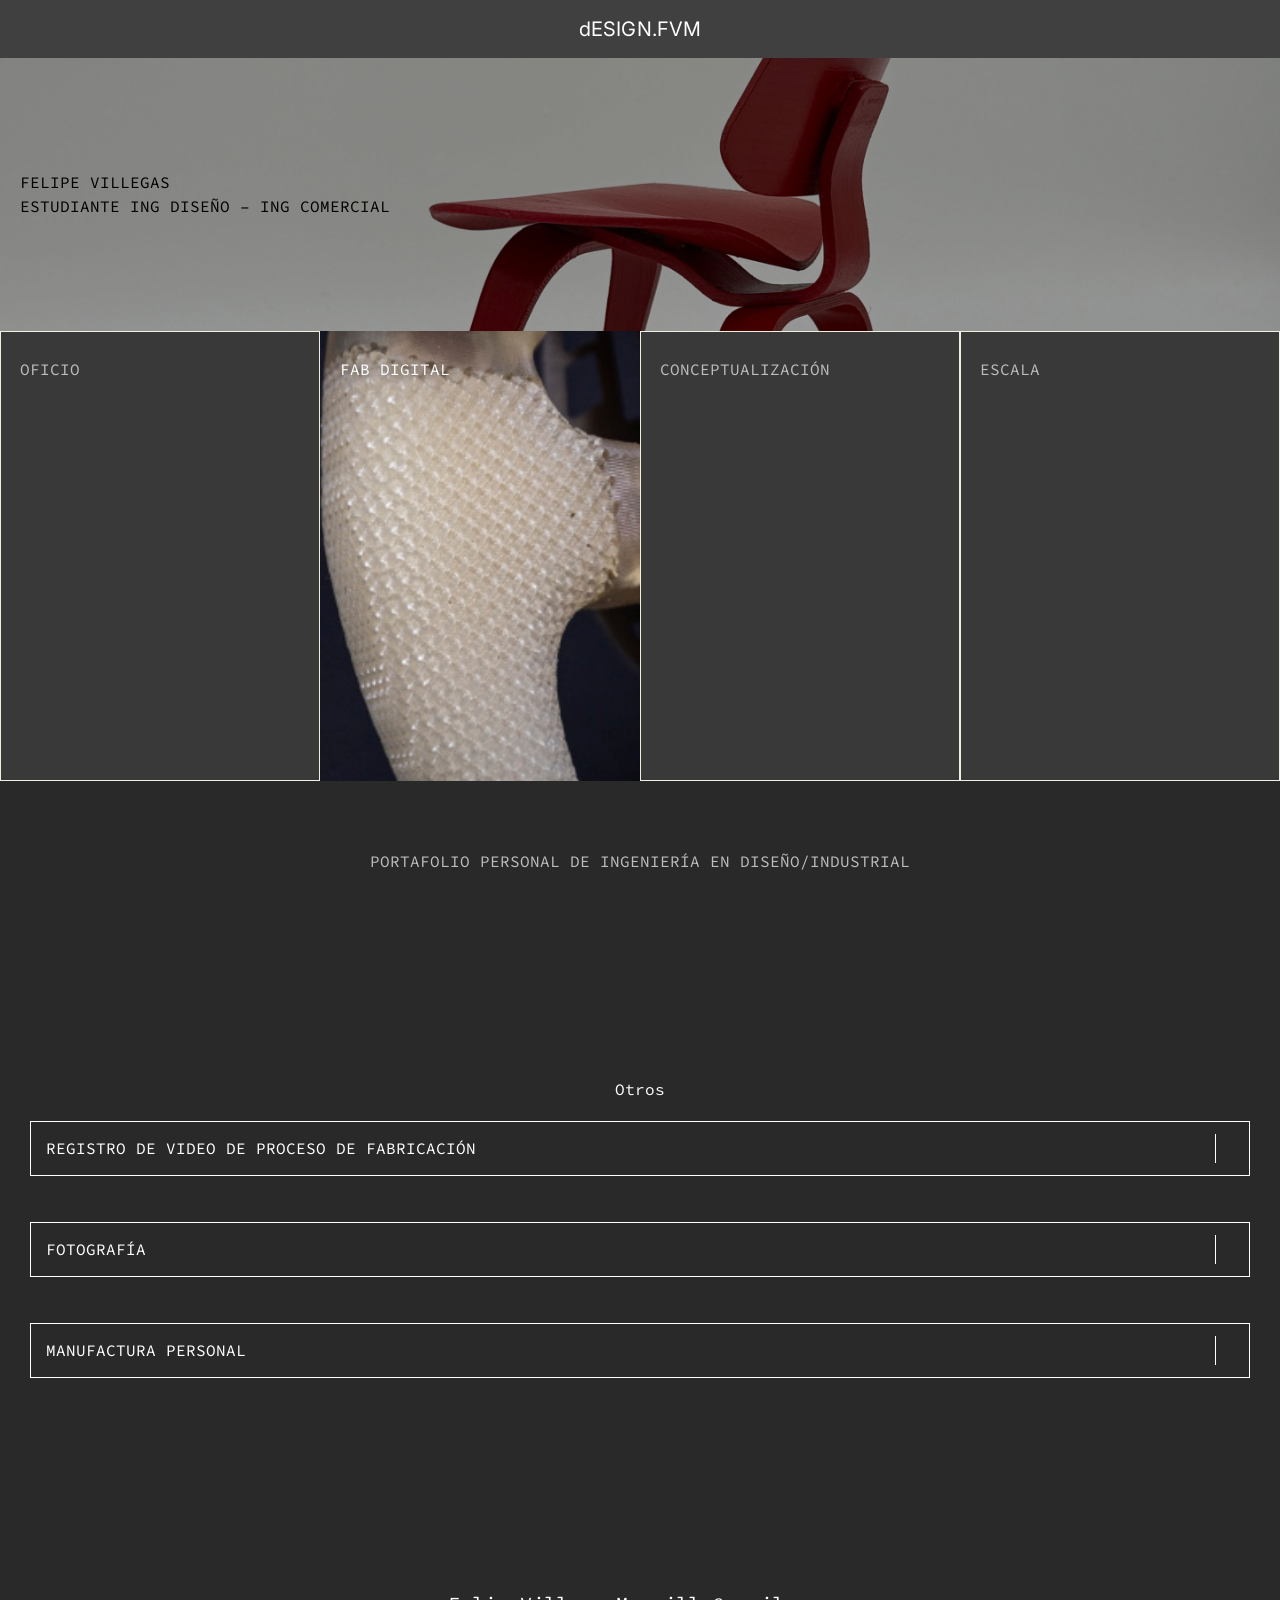
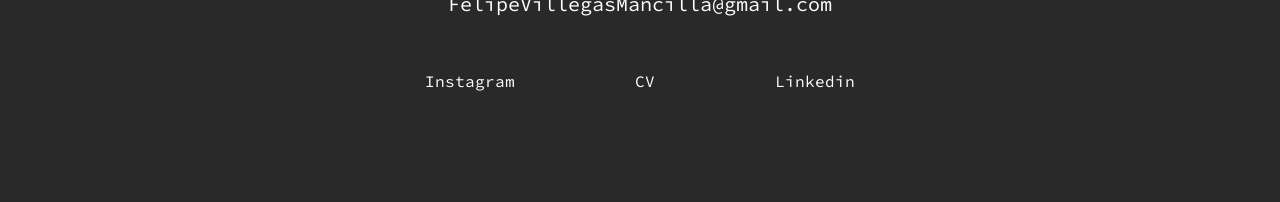
<file: index.html>
<!DOCTYPE html>
<html lang="es">
<head>
<meta charset="UTF-8">
<meta name="viewport" content="width=device-width, initial-scale=1, viewport-fit=cover">
<title>dESIGN.FVM — Felipe Villegas</title>
<meta name="description" content="Portafolio personal de Felipe Villegas Mancilla, estudiante de Ingeniería en Diseño e Ingeniería Comercial.">
<link rel="preconnect" href="https://fonts.googleapis.com">
<link rel="preconnect" href="https://fonts.gstatic.com" crossorigin>
<link href="https://fonts.googleapis.com/css2?family=Inter:wght@400&family=Source+Code+Pro:wght@300;400;500&display=swap" rel="stylesheet">
<style>
  /* =========================================================
     COLORES Y MEDIDAS — cambia aquí y se actualiza todo el sitio
     (sacados del template de InDesign Página_Portafolio: 1440 px de ancho)
     ========================================================= */
  :root{
    --fondo:#292929;        /* fondo de la página */
    --barra:#404040;        /* barra superior con dESIGN.FVM */
    --casilla:#393939;      /* fondo de los cuadrantes */
    --borde:#F1F0DF;        /* borde de los cuadrantes */
    --texto:#FFFFFF;        /* textos principales */
    --texto-suave:#BDBDBD;  /* títulos de cuadrantes y bajada */
    --mono:"Source Code Pro", ui-monospace, "Cascadia Mono", Consolas, monospace;
    --sans:"Inter", "Acumin Pro", system-ui, -apple-system, "Segoe UI", sans-serif;
  }

  *,*::before,*::after{box-sizing:border-box}
  html{scroll-behavior:smooth}
  body{margin:0;background:var(--fondo);color:var(--texto);font-family:var(--mono);font-size:16px;line-height:1.5;-webkit-font-smoothing:antialiased}
  img{max-width:100%;display:block}
  a{color:inherit;text-decoration:none}
  button{font:inherit;color:inherit;cursor:pointer;background:none;border:0;padding:0}
  a:focus-visible,button:focus-visible,summary:focus-visible{outline:1px solid var(--texto);outline-offset:4px}

  /* ---------- Barra superior ---------- */
  .barra{height:58px;display:grid;place-items:center;background:var(--barra)}
  .marca{font-family:var(--sans);font-size:20px;font-weight:400;letter-spacing:.01em}

  /* ---------- Portada con foto ---------- */
  .portada{position:relative;aspect-ratio:1440/307;overflow:hidden;background:#9e9e9d}
  .portada img{width:100%;height:100%;object-fit:cover;object-position:60% 50%;filter:brightness(.68)}
  .nombre{position:absolute;left:20px;top:50%;transform:translateY(-50%);color:#000;text-transform:uppercase;font-weight:400}
  .nombre h1,.nombre p{font:inherit;margin:0}

  /* ---------- Cuadrantes ---------- */
  .trabajos{display:grid;grid-template-columns:repeat(4,1fr)}
  .trabajo{position:relative;height:450px;overflow:hidden;background:var(--casilla);box-shadow:inset 0 0 0 1px var(--borde);text-align:left;display:block;width:100%}
  .trabajo:disabled{cursor:default}
  .trabajo img{width:100%;height:100%;object-fit:cover;transition:transform .6s ease}
  .trabajo .area{position:absolute;top:26px;left:20px;right:20px;text-transform:uppercase;color:var(--texto-suave);font-weight:400}
  .trabajo.con-foto .area{color:var(--texto);text-shadow:0 1px 8px rgba(0,0,0,.6)}
  .trabajo .rotulo{position:absolute;inset:auto 0 0 0;padding:20px;background:linear-gradient(transparent,rgba(20,20,20,.85));text-transform:uppercase;font-size:14px;opacity:0;transition:opacity .25s}
  .trabajo .rotulo span{display:block;color:var(--texto-suave);font-weight:300}
  .trabajo:not(:disabled):hover img{transform:scale(1.03)}
  .trabajo:hover .rotulo,.trabajo:focus-visible .rotulo{opacity:1}

  .bajada{margin:68px 0 0;text-align:center;text-transform:uppercase;color:var(--texto-suave);padding:0 16px}

  /* ---------- Otros: filas desplegables ---------- */
  .otros{padding:204px 30px 0}
  .otros h2{font:inherit;text-align:center;margin:0 0 20px}
  .fila{border:1px solid var(--texto);margin-bottom:46px}
  .fila summary{list-style:none;display:flex;justify-content:space-between;align-items:center;min-height:53px;padding:0 33px 0 15px;text-transform:uppercase;cursor:pointer}
  .fila summary::-webkit-details-marker{display:none}
  .fila summary::after{content:"";width:1px;height:29px;background:var(--texto);transition:transform .25s}
  .fila[open] summary::after{transform:rotate(90deg)}
  .fila .contenido{padding:0 15px 20px;color:var(--texto-suave);font-weight:300}
  .fila .contenido p{margin:0}

  /* ---------- Contacto ---------- */
  .contacto{padding:165px 16px 0;text-align:center}
  .correo{font-size:20px}
  .correo:hover{text-decoration:underline;text-underline-offset:6px}
  .copiado{display:block;min-height:24px;margin-top:4px;font-size:14px;color:var(--texto-suave)}
  .redes{display:flex;justify-content:center;flex-wrap:wrap;gap:16px 120px;list-style:none;padding:0;margin:22px 0 0}
  .redes a:hover{text-decoration:underline;text-underline-offset:6px}
  footer{padding:77px 16px 32px}

  /* ---------- Ventana de trabajo ---------- */
  dialog{border:1px solid var(--borde);padding:0;width:min(760px,100% - 32px);max-height:88vh;background:var(--fondo);color:var(--texto);font-family:var(--mono)}
  dialog::backdrop{background:rgba(0,0,0,.7)}
  .ficha{padding:40px}
  .ficha img{margin:0 0 32px;width:100%}
  .cerrar{float:right;text-transform:uppercase;font-size:14px;color:var(--texto-suave)}
  .cerrar:hover{color:var(--texto)}
  .ficha h3{font-size:20px;font-weight:500;text-transform:uppercase;margin:0 0 4px}
  .ficha .meta{color:var(--texto-suave);font-weight:300;margin:0 0 32px;text-transform:uppercase;font-size:14px}
  .ficha h4{font-size:14px;font-weight:400;text-transform:uppercase;margin:32px 0 8px}
  .ficha p,.ficha li{color:var(--texto-suave);font-weight:300}
  .ficha p{margin:0}
  .ficha ol{margin:0;padding-left:24px}

  /* ---------- Pantallas medianas y celular ---------- */
  @media (max-width:900px){
    .trabajos{grid-template-columns:repeat(2,1fr)}
    .trabajo{height:360px}
    .otros{padding:120px 16px 0}
    .redes{gap:16px 64px}
  }
  @media (max-width:760px){
    .portada{aspect-ratio:auto;height:220px}
    .nombre{font-size:13px;left:16px}
    .trabajos{grid-template-columns:1fr}
    .trabajo{height:300px}
    .trabajo .rotulo{opacity:1}
    .bajada{font-size:14px}
    .otros{padding-top:96px}
    .fila{margin-bottom:24px}
    .fila summary{font-size:14px;padding-right:20px;gap:16px}
    .contacto{padding-top:96px}
    .correo{font-size:17px}
    .redes{gap:16px 32px}
    .ficha{padding:24px}
  }
  @media (prefers-reduced-motion:reduce){
    html{scroll-behavior:auto}
    *{transition:none!important}
  }
</style>
</head>
<body>

<header>
  <div class="barra"><a class="marca" href="#">dESIGN.FVM</a></div>
  <div class="portada">
    <img src="img/portada-silla.jpg" alt="Silla roja de madera curvada">
    <div class="nombre">
      <h1>Felipe Villegas</h1>
      <p>Estudiante Ing Diseño – Ing Comercial</p>
    </div>
  </div>
</header>

<main>
  <section id="trabajos" aria-label="Trabajos">
    <div class="trabajos" id="lista"></div>
    <p class="bajada">Portafolio personal de Ingeniería en Diseño/Industrial</p>
  </section>

  <section class="otros" aria-labelledby="otros-titulo">
    <h2 id="otros-titulo">Otros</h2>
    <div id="otros"></div>
  </section>

  <section id="contacto" class="contacto" aria-label="Contacto">
    <button class="correo" id="correo"></button>
    <span class="copiado" id="copiado" aria-live="polite"></span>
    <ul class="redes">
      <li><a href="#">Instagram</a></li>
      <li><a href="#">CV</a></li>
      <li><a href="#">Linkedin</a></li>
    </ul>
  </section>
</main>

<footer></footer>

<dialog id="ventana"><div class="ficha" id="ficha"></div></dialog>

<script>
/* =========================================================
   CONTENIDO EDITABLE
   Cada cuadrante es un área. "area" es el título que se ve arriba,
   "titulo" es el trabajo que se muestra dentro. "imagen" es la ruta
   de la foto dentro de la carpeta img/ (déjalo vacío si aún no hay).
   ========================================================= */
const TRABAJOS = [
  { area:"Oficio", titulo:"", imagen:"" },
  { area:"Fab digital", titulo:"Trabajo 1", tipo:"Fabricación digital", anio:"2026", imagen:"img/trabajo-1.png",
    desafio:"PENDIENTE: ¿qué problema o pregunta había detrás de esta pieza?",
    proceso:["PENDIENTE: paso 1","PENDIENTE: paso 2","PENDIENTE: paso 3"],
    resultado:"PENDIENTE: cómo quedó y qué aprendiste." },
  { area:"Conceptualización", titulo:"", imagen:"" },
  { area:"Escala", titulo:"", imagen:"" }
];

/* Filas de "Otros": cada una se despliega al hacer clic. */
const OTROS = [
  { titulo:"Registro de video de proceso de fabricación", texto:"PENDIENTE: videos del proceso." },
  { titulo:"Fotografía", texto:"PENDIENTE: fotografías." },
  { titulo:"Manufactura personal", texto:"PENDIENTE: piezas hechas a mano." }
];

const CORREO = "FelipeVillegasMancilla@gmail.com";

/* =========================================================
   FUNCIONAMIENTO — no necesitas editar debajo de esta línea
   ========================================================= */
const lista = document.getElementById("lista");
TRABAJOS.forEach((t,i)=>{
  const b = document.createElement("button");
  b.className = "trabajo";
  if(t.imagen){
    b.classList.add("con-foto");
    b.innerHTML = `<img src="${t.imagen}" alt="${t.titulo || t.area}" loading="lazy">
      <div class="rotulo">${t.titulo}<span>${[t.tipo,t.anio].filter(Boolean).join(" · ")}</span></div>`;
  }
  b.insertAdjacentHTML("beforeend", `<span class="area">${t.area}</span>`);
  if(t.desafio) b.addEventListener("click", ()=>abrir(i)); else b.disabled = true;
  lista.appendChild(b);
});

document.getElementById("otros").innerHTML = OTROS.map(o=>
  `<details class="fila"><summary>${o.titulo}</summary><div class="contenido"><p>${o.texto}</p></div></details>`
).join("");

const ventana = document.getElementById("ventana");
const ficha = document.getElementById("ficha");
function abrir(i){
  const t = TRABAJOS[i];
  ficha.innerHTML = `<button class="cerrar" id="cerrar">Cerrar</button>
    <h3>${t.titulo}</h3>
    <p class="meta">${[t.area,t.tipo,t.anio].filter(Boolean).join(" · ")}</p>
    ${t.imagen ? `<img src="${t.imagen}" alt="">` : ""}
    <h4>Desafío</h4><p>${t.desafio}</p>
    <h4>Proceso</h4><ol>${t.proceso.map(s=>`<li>${s}</li>`).join("")}</ol>
    <h4>Resultado</h4><p>${t.resultado}</p>`;
  document.getElementById("cerrar").addEventListener("click", ()=>ventana.close());
  ventana.showModal();
}
ventana.addEventListener("click", e=>{ if(e.target===ventana) ventana.close(); });

const correo = document.getElementById("correo");
const copiado = document.getElementById("copiado");
correo.textContent = CORREO;
correo.addEventListener("click", async ()=>{
  try{ await navigator.clipboard.writeText(CORREO); copiado.textContent = "Correo copiado"; }
  catch{ window.location.href = "mailto:"+CORREO; }
  setTimeout(()=>copiado.textContent="", 2500);
});
</script>
</body>
</html>
</file>
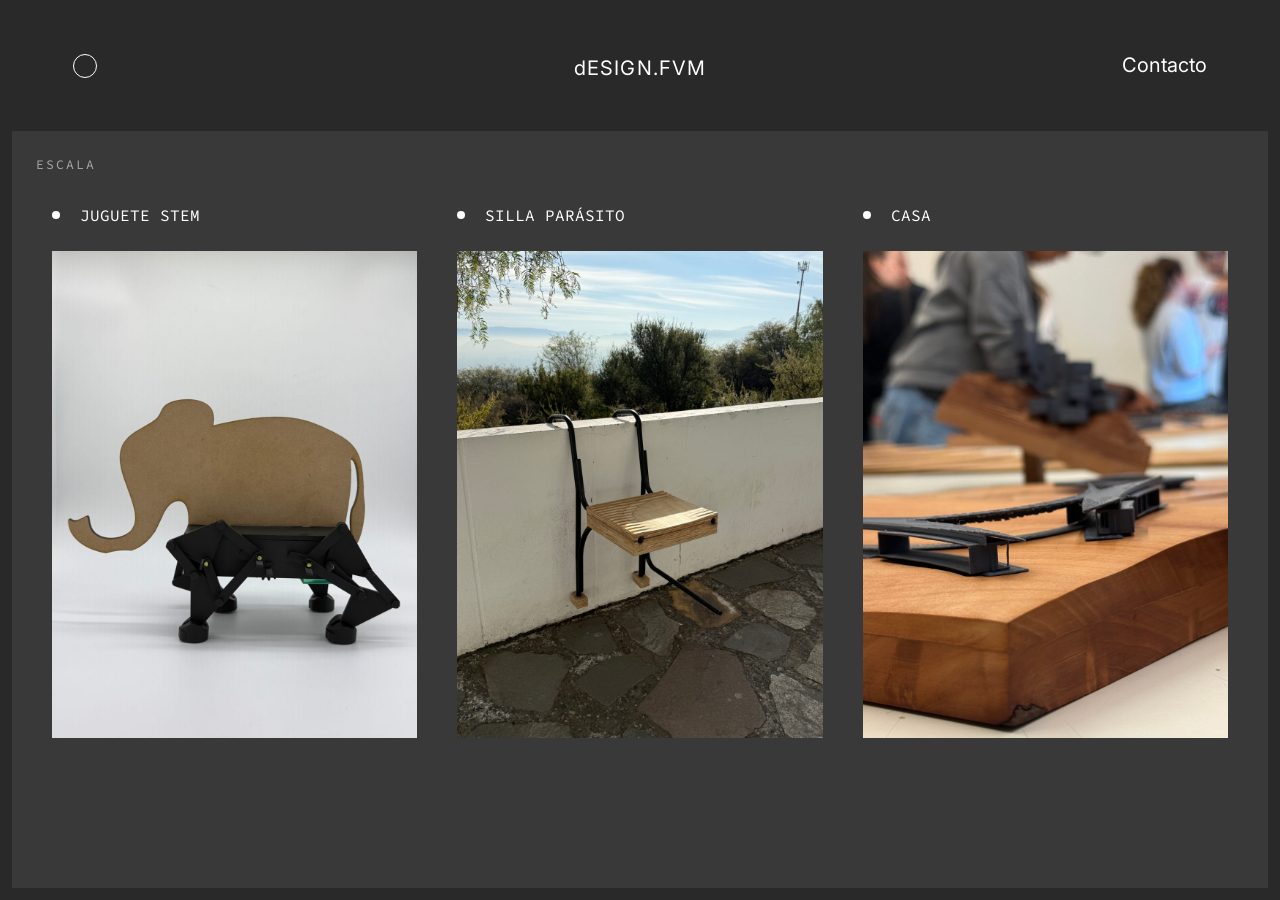
<file: escala.html>
<!DOCTYPE html>
<html lang="es">
<head>
<meta charset="UTF-8">
<meta name="viewport" content="width=device-width, initial-scale=1, viewport-fit=cover">
<title>Escala — dESIGN.FVM</title>
<meta name="description" content="Trabajos de escala de Felipe Villegas Mancilla.">
<link rel="preconnect" href="https://fonts.googleapis.com">
<link rel="preconnect" href="https://fonts.gstatic.com" crossorigin>
<link href="https://fonts.googleapis.com/css2?family=Inter:wght@400&family=Source+Code+Pro:wght@300;400;500&display=swap" rel="stylesheet">
<link rel="stylesheet" href="area.css">
</head>
<body>

<header>
  <nav class="barra" aria-label="Principal">
    <a class="circulo" href="portafolio-2.html" aria-label="Volver al portafolio"></a>
    <a class="marca" href="portafolio-2.html">dESIGN.FVM</a>
    <a href="portafolio-2.html#contacto">Contacto</a>
  </nav>
</header>

<main class="panel">
  <h1>Escala</h1>
  <ul id="lista"></ul>
</main>

<script>
/* =========================================================
   CONTENIDO EDITABLE — título e imagen (o video) de los trabajos de escala, en orden
   ========================================================= */
const TRABAJOS = [
  { titulo:"Juguete STEM", imagen:"img/trabajos/juguete-stem.jpg" },
  { titulo:"Silla parásito", imagen:"img/trabajos/silla-parasito.jpg" },
  { titulo:"Casa", imagen:"img/trabajos/casa.jpg" }
];
</script>
<script src="area.js"></script>
</body>
</html>
</file>
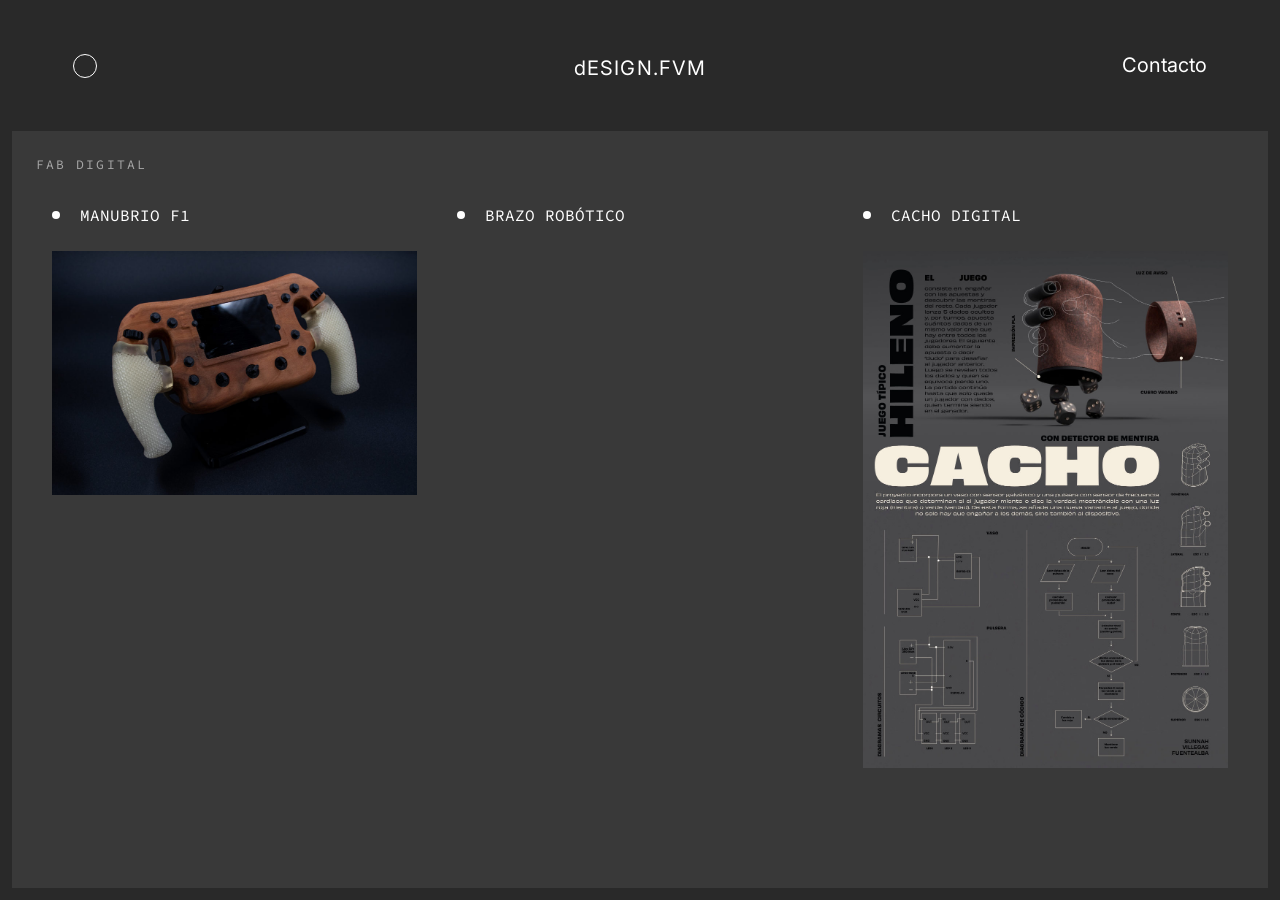
<file: fab-digital.html>
<!DOCTYPE html>
<html lang="es">
<head>
<meta charset="UTF-8">
<meta name="viewport" content="width=device-width, initial-scale=1, viewport-fit=cover">
<title>Fab digital — dESIGN.FVM</title>
<meta name="description" content="Trabajos de fab digital de Felipe Villegas Mancilla.">
<link rel="preconnect" href="https://fonts.googleapis.com">
<link rel="preconnect" href="https://fonts.gstatic.com" crossorigin>
<link href="https://fonts.googleapis.com/css2?family=Inter:wght@400&family=Source+Code+Pro:wght@300;400;500&display=swap" rel="stylesheet">
<link rel="stylesheet" href="area.css">
</head>
<body>

<header>
  <nav class="barra" aria-label="Principal">
    <a class="circulo" href="portafolio-2.html" aria-label="Volver al portafolio"></a>
    <a class="marca" href="portafolio-2.html">dESIGN.FVM</a>
    <a href="portafolio-2.html#contacto">Contacto</a>
  </nav>
</header>

<main class="panel">
  <h1>Fab digital</h1>
  <ul id="lista"></ul>
</main>

<script>
/* =========================================================
   CONTENIDO EDITABLE — título e imagen (o video) de los trabajos de fab digital, en orden
   ========================================================= */
const TRABAJOS = [
  { titulo:"Manubrio F1", imagen:"img/trabajos/manubrio-f1.jpg" },
  { titulo:"Brazo robótico", video:"img/trabajos/brazo-robotico.mp4" },
  { titulo:"Cacho digital", imagen:"img/trabajos/cacho-digital.jpg" }
];
</script>
<script src="area.js"></script>
</body>
</html>
</file>
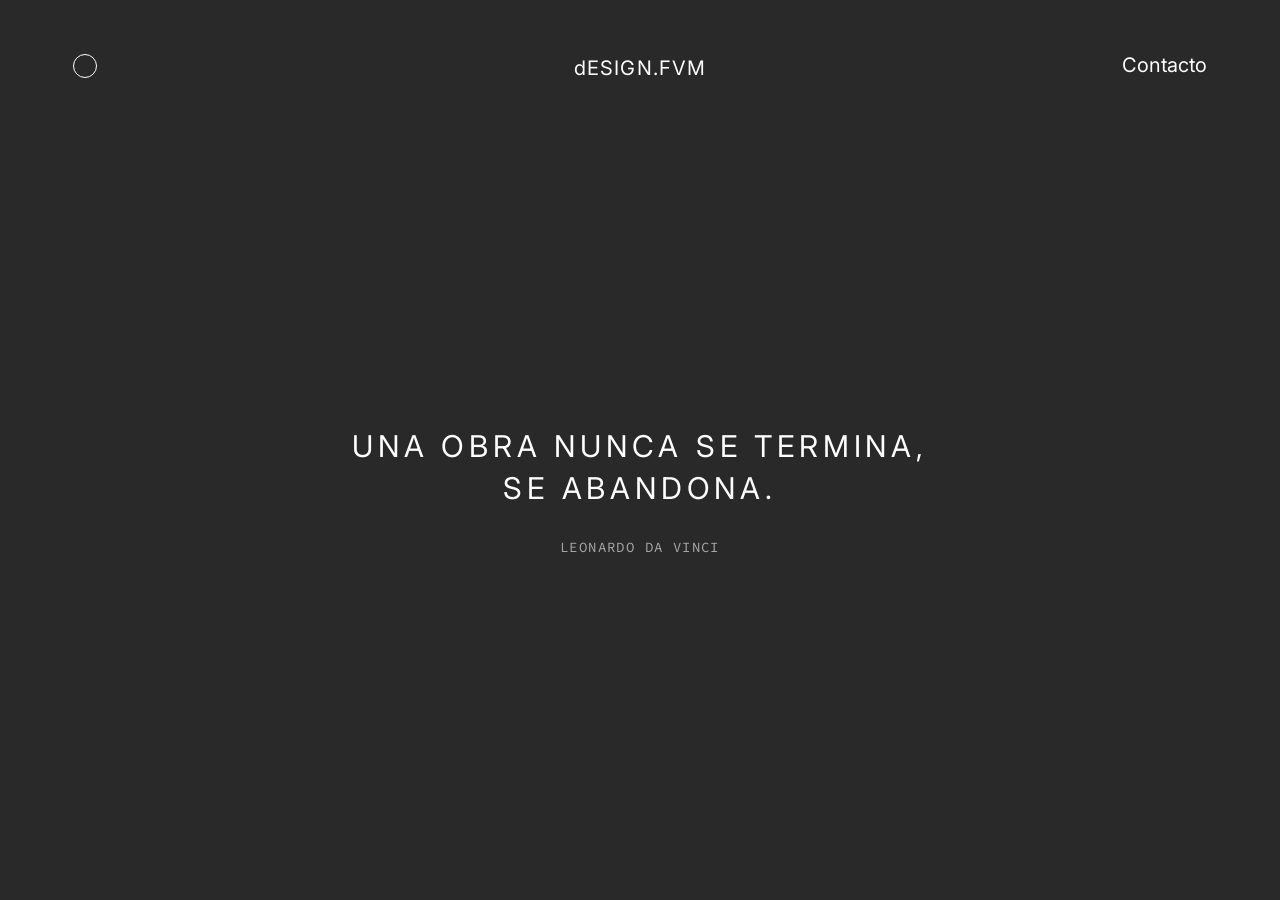
<file: frase.html>
<!DOCTYPE html>
<html lang="es">
<head>
<meta charset="UTF-8">
<meta name="viewport" content="width=device-width, initial-scale=1, viewport-fit=cover">
<title>dESIGN.FVM</title>
<meta name="description" content="Una obra nunca se termina, se abandona.">
<link rel="preconnect" href="https://fonts.googleapis.com">
<link rel="preconnect" href="https://fonts.gstatic.com" crossorigin>
<link href="https://fonts.googleapis.com/css2?family=Inter:wght@400&family=Source+Code+Pro:wght@300;400;500&display=swap" rel="stylesheet">
<link rel="stylesheet" href="area.css">
<style>
  /* Frase al centro de la pantalla, con el mismo estilo de los títulos de área */
  .frase{flex:1;display:grid;place-content:center;gap:28px;padding:24px;text-align:center}
  .frase blockquote{margin:0;font-family:var(--sans);font-size:30px;letter-spacing:.16em;text-transform:uppercase;line-height:1.4}
  .frase figcaption{color:var(--texto-suave);text-transform:uppercase;font-size:14px;letter-spacing:.1em}
  @media (max-width:760px){
    .frase blockquote{font-size:20px;letter-spacing:.1em}
    .frase figcaption{font-size:12px}
  }
</style>
</head>
<body>

<header>
  <nav class="barra" aria-label="Principal">
    <a class="circulo" href="portafolio-2.html" aria-label="Volver al portafolio"></a>
    <a class="marca" href="portafolio-2.html">dESIGN.FVM</a>
    <a href="portafolio-2.html#contacto">Contacto</a>
  </nav>
</header>

<main class="frase">
  <figure style="margin:0;display:contents">
    <blockquote>Una obra nunca se termina,<br>se abandona.</blockquote>
    <figcaption>Leonardo da Vinci</figcaption>
  </figure>
</main>

</body>
</html>
</file>
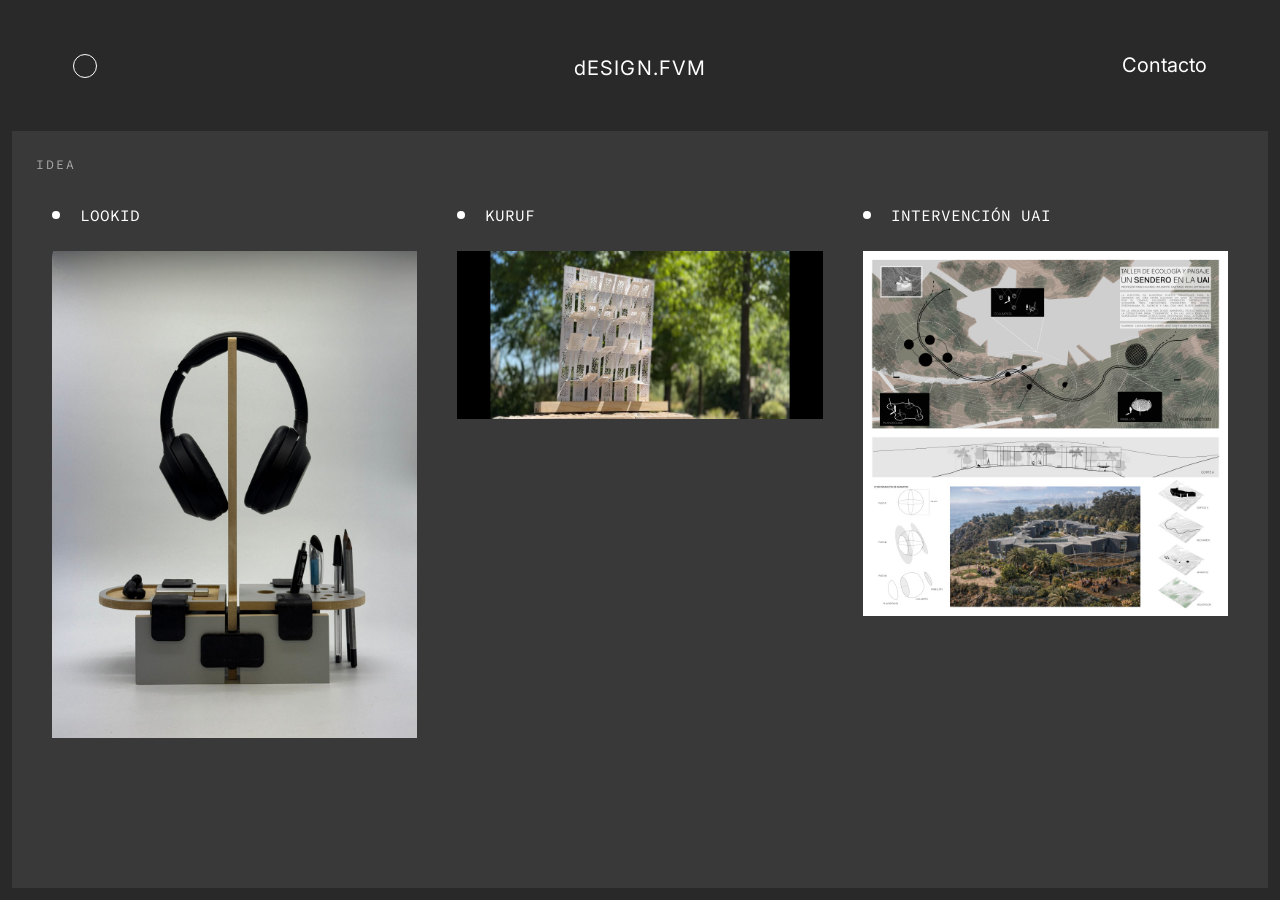
<file: idea.html>
<!DOCTYPE html>
<html lang="es">
<head>
<meta charset="UTF-8">
<meta name="viewport" content="width=device-width, initial-scale=1, viewport-fit=cover">
<title>Idea — dESIGN.FVM</title>
<meta name="description" content="Trabajos de idea de Felipe Villegas Mancilla.">
<link rel="preconnect" href="https://fonts.googleapis.com">
<link rel="preconnect" href="https://fonts.gstatic.com" crossorigin>
<link href="https://fonts.googleapis.com/css2?family=Inter:wght@400&family=Source+Code+Pro:wght@300;400;500&display=swap" rel="stylesheet">
<link rel="stylesheet" href="area.css">
</head>
<body>

<header>
  <nav class="barra" aria-label="Principal">
    <a class="circulo" href="portafolio-2.html" aria-label="Volver al portafolio"></a>
    <a class="marca" href="portafolio-2.html">dESIGN.FVM</a>
    <a href="portafolio-2.html#contacto">Contacto</a>
  </nav>
</header>

<main class="panel">
  <h1>Idea</h1>
  <ul id="lista"></ul>
</main>

<script>
/* =========================================================
   CONTENIDO EDITABLE — título e imagen (o video) de los trabajos de idea, en orden
   ========================================================= */
const TRABAJOS = [
  { titulo:"Lookid", imagen:"img/trabajos/lookid.jpg" },
  { titulo:"Kuruf", imagen:"img/trabajos/kuruf.jpg" },
  { titulo:"Intervención UAI", imagen:"img/trabajos/intervencion-uai.jpg" }
];
</script>
<script src="area.js"></script>
</body>
</html>
</file>
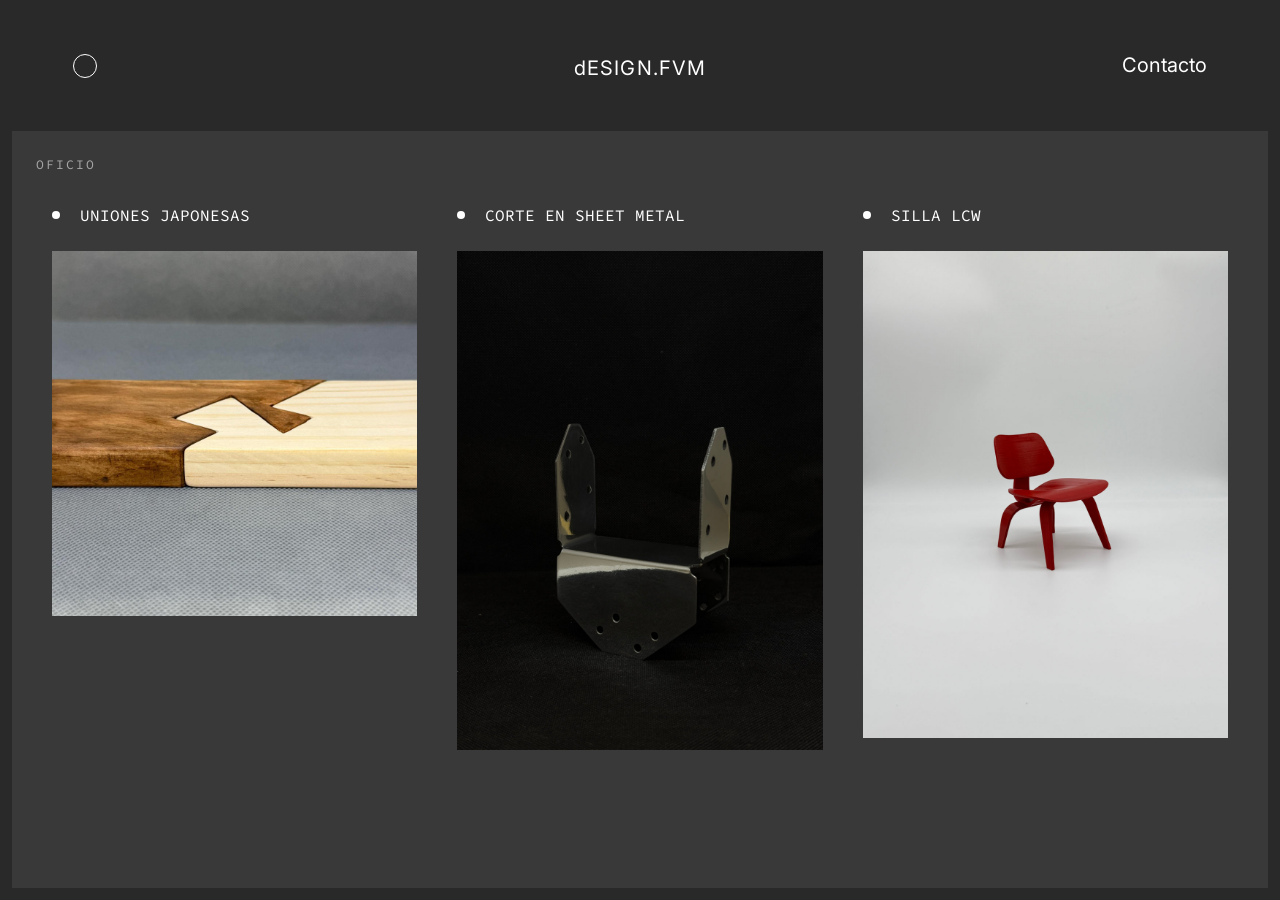
<file: oficio.html>
<!DOCTYPE html>
<html lang="es">
<head>
<meta charset="UTF-8">
<meta name="viewport" content="width=device-width, initial-scale=1, viewport-fit=cover">
<title>Oficio — dESIGN.FVM</title>
<meta name="description" content="Trabajos de oficio de Felipe Villegas Mancilla.">
<link rel="preconnect" href="https://fonts.googleapis.com">
<link rel="preconnect" href="https://fonts.gstatic.com" crossorigin>
<link href="https://fonts.googleapis.com/css2?family=Inter:wght@400&family=Source+Code+Pro:wght@300;400;500&display=swap" rel="stylesheet">
<link rel="stylesheet" href="area.css">
</head>
<body>

<header>
  <nav class="barra" aria-label="Principal">
    <a class="circulo" href="portafolio-2.html" aria-label="Volver al portafolio"></a>
    <a class="marca" href="portafolio-2.html">dESIGN.FVM</a>
    <a href="portafolio-2.html#contacto">Contacto</a>
  </nav>
</header>

<main class="panel">
  <h1>Oficio</h1>
  <ul id="lista"></ul>
</main>

<script>
/* =========================================================
   CONTENIDO EDITABLE — título e imagen (o video) de los trabajos de oficio, en orden
   ========================================================= */
const TRABAJOS = [
  { titulo:"Uniones japonesas", imagen:"img/trabajos/uniones-japonesas.jpg" },
  { titulo:"Corte en sheet metal", imagen:"img/trabajos/corte-sheet-metal.jpg" },
  { titulo:"Silla LCW", imagen:"img/trabajos/silla-lcw.jpg" }
];
</script>
<script src="area.js"></script>
</body>
</html>
</file>
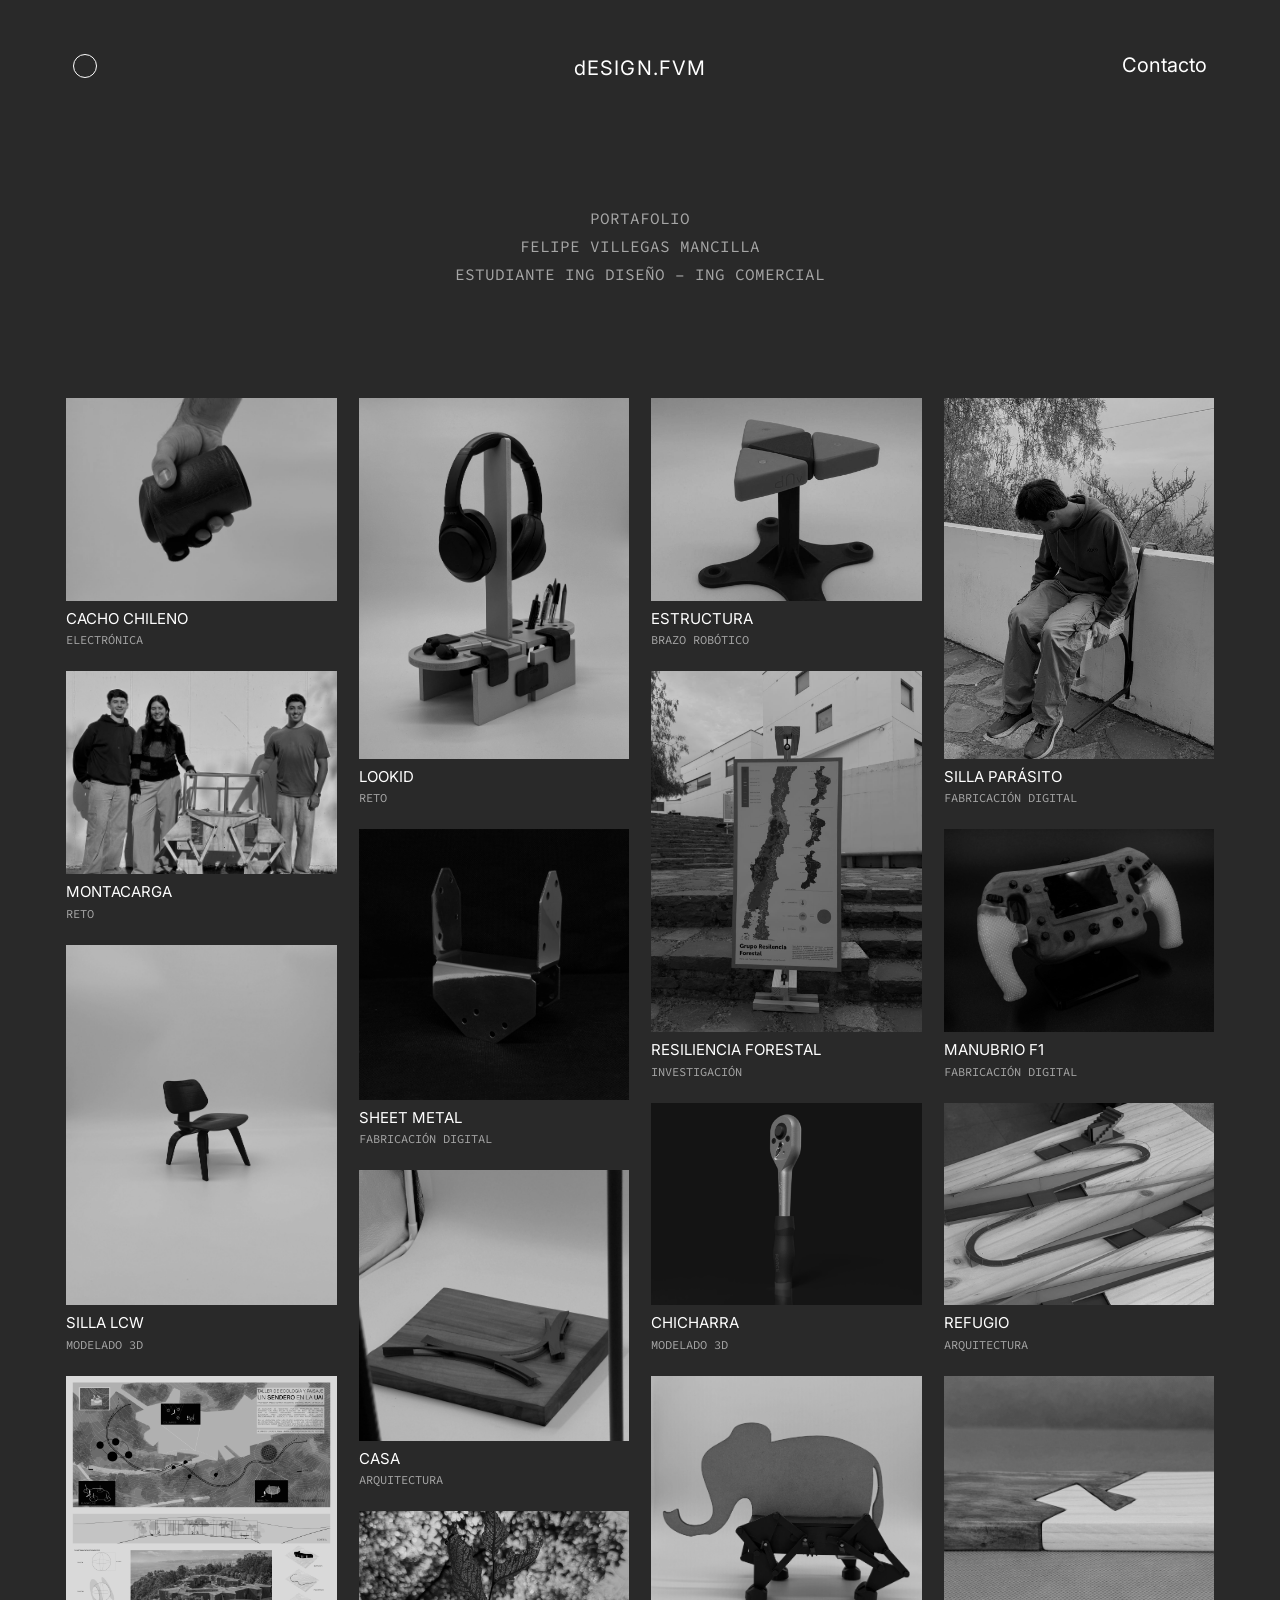
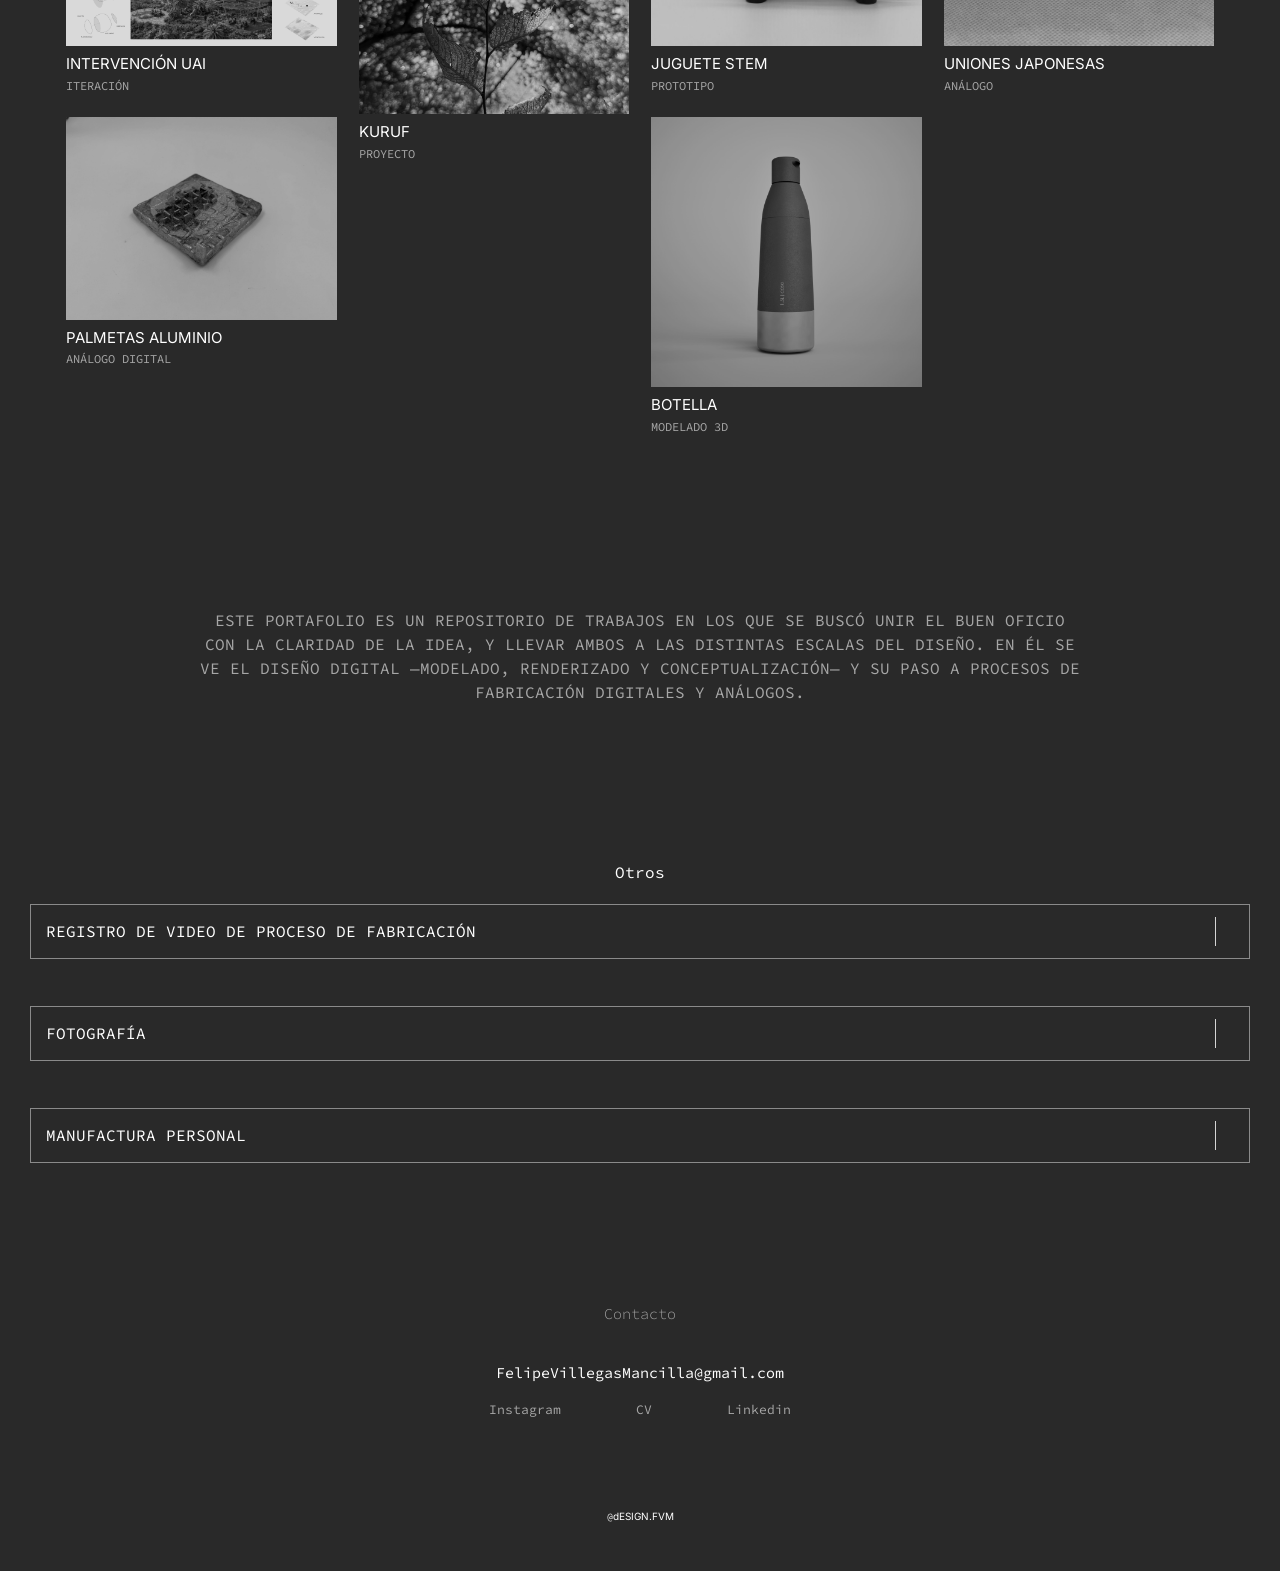
<file: portafolio-2.html>
<!DOCTYPE html>
<html lang="es">
<head>
<meta charset="UTF-8">
<meta name="viewport" content="width=device-width, initial-scale=1, viewport-fit=cover">
<title>dESIGN.FVM — Felipe Villegas</title>
<meta name="description" content="Portafolio personal de Felipe Villegas Mancilla, estudiante de Ingeniería en Diseño e Ingeniería Comercial.">
<link rel="preconnect" href="https://fonts.googleapis.com">
<link rel="preconnect" href="https://fonts.gstatic.com" crossorigin>
<link href="https://fonts.googleapis.com/css2?family=Inter:wght@400&family=Source+Code+Pro:wght@300;400;500&family=Source+Sans+3:wght@400&display=swap" rel="stylesheet">
<style>
  /* =========================================================
     COLORES Y MEDIDAS — cambia aquí y se actualiza todo el sitio
     (sacados del template de InDesign Página_Portafolio_LluviaIdeas: 1440 px de ancho)
     ========================================================= */
  :root{
    --fondo:#292929;        /* fondo de la página */
    --texto:#FFFFFF;        /* textos principales */
    --texto-suave:#A6A6A6;  /* nombre, bajada y redes */
    --casilla:#000000;      /* fondo detrás de cada foto */
    --mono:"Source Code Pro", ui-monospace, "Cascadia Mono", Consolas, monospace;
    --sans:"Inter", "Acumin Pro", system-ui, -apple-system, "Segoe UI", sans-serif;
    --titulo:"Source Sans 3", "Source Sans Pro", system-ui, sans-serif;  /* título del pop up */
  }

  *,*::before,*::after{box-sizing:border-box}
  html{scroll-behavior:smooth}
  body{margin:0;background:var(--fondo);color:var(--texto);font-family:var(--mono);font-size:16px;line-height:1.5;-webkit-font-smoothing:antialiased}
  img{max-width:100%;display:block}
  a{color:inherit;text-decoration:none}
  button{font:inherit;color:inherit;cursor:pointer;background:none;border:0;padding:0}
  a:focus-visible,button:focus-visible,summary:focus-visible{outline:1px solid var(--texto);outline-offset:4px}

  /* ---------- Barra superior: círculo · dESIGN.FVM · contacto ---------- */
  .barra{display:grid;grid-template-columns:1fr auto 1fr;align-items:start;padding:50px 73px 0;font-family:var(--sans);font-size:20px}
  .circulo{justify-self:start;width:24px;height:24px;margin-top:4px;border:1px solid var(--texto);border-radius:50%;transition:background .2s}
  .circulo:hover{background:var(--texto)}
  .barra .marca{margin-top:3px;letter-spacing:.06em}
  .barra a:last-child{justify-self:end}
  .barra a:not(.circulo):hover{text-decoration:underline;text-underline-offset:6px}

  /* ---------- Nombre ---------- */
  .nombre{text-align:center;text-transform:uppercase;color:var(--texto-suave);margin:121px 0 0;padding:0 16px;line-height:28px}
  .nombre h1,.nombre p{font:inherit;margin:0}

  /* ---------- Muro de trabajos: cuatro columnas de cajas de distinto alto ---------- */
  .muro{columns:4;column-gap:22px;max-width:1180px;margin:110px auto 0;padding:0 16px}
  @media (min-width:1101px){ .obra.columna{break-before:column} }  /* empieza columna nueva */
  .obra{display:block;break-inside:avoid;margin-bottom:22px}
  .foto{background:var(--casilla);overflow:hidden}
  .foto img,.foto video{display:block;width:100%;height:100%;object-fit:cover;filter:grayscale(1) brightness(.85);transition:filter .3s}
  .obra:hover .foto img,.obra:hover .foto video,.obra:focus-visible .foto img,.obra:focus-visible .foto video{filter:none}
  .ancha{aspect-ratio:2/1}
  .media{aspect-ratio:4/3}
  .cuadrada{aspect-ratio:1/1}
  .alta{aspect-ratio:3/4}
  .obra h2{font-family:var(--sans);font-weight:400;text-transform:uppercase;margin:0;line-height:1.1}
  .obra .chico{font-size:15px;margin-top:10px}
  .obra .area-obra{display:block;margin-top:4px;font-size:12px;color:var(--texto-suave);text-transform:uppercase}

  .bajada{max-width:912px;margin:150px auto 0;text-align:center;text-transform:uppercase;color:var(--texto-suave);padding:0 16px}

  /* ---------- Otros: filas desplegables ---------- */
  .otros{padding:156px 30px 0}
  .otros h2{font:inherit;text-align:center;margin:0 0 20px}
  .fila{border:1px solid rgba(255,255,255,.45);margin-bottom:47px}
  .fila summary{list-style:none;display:flex;justify-content:space-between;align-items:center;min-height:53px;padding:0 33px 0 15px;text-transform:uppercase;cursor:pointer}
  .fila summary::-webkit-details-marker{display:none}
  .fila summary::after{content:"";width:1px;height:29px;background:rgba(255,255,255,.8);transition:transform .25s}
  .fila[open] summary::after{transform:rotate(90deg)}
  .fila .contenido{padding:0 15px 20px;color:var(--texto-suave);font-weight:300}
  .fila .contenido p{margin:0}

  /* ---------- Contacto ---------- */
  .contacto{padding:93px 16px 0;text-align:center}
  .contacto h2{font-size:15px;font-weight:300;color:var(--texto-suave);margin:0}
  .correo{font-size:15px;margin-top:37px}
  .correo:hover{text-decoration:underline;text-underline-offset:6px}
  .copiado{display:block;min-height:15px;font-size:12px;line-height:15px;color:var(--texto-suave)}
  .redes{display:flex;justify-content:center;flex-wrap:wrap;gap:12px 75px;list-style:none;padding:0;margin:0;font-size:13px}
  .redes a{color:var(--texto-suave)}
  .redes a:hover{color:var(--texto)}
  footer{padding:90px 16px 47px;text-align:center;font-size:10px}
  footer .marca{font-family:var(--sans)}

  /* ---------- Pop up de un trabajo: carrusel a la izquierda, datos a la derecha ---------- */
  .ficha{border:0;padding:0;width:min(1416px,100% - 24px);height:min(552px,100% - 24px);max-width:none;max-height:none;background:#393939;color:var(--texto);font-family:var(--mono);overflow:hidden}
  .ficha::backdrop{background:rgba(20,20,20,.75)}
  .ficha[open]{display:grid;grid-template-columns:1fr 1fr}
  .carrusel{position:relative;background:transparent;overflow:hidden;min-height:0}
  .carrusel img,.carrusel video{position:absolute;inset:24px;width:calc(100% - 48px);height:calc(100% - 48px);object-fit:contain;background:#393939;opacity:0;transition:opacity .35s}
  .carrusel .activa{opacity:1}
  /* Flechas: solo la punta, en blanco y con trazo de 2 px */
  .carrusel button{position:absolute;top:50%;width:48px;height:48px;margin-top:-24px;z-index:1;filter:drop-shadow(0 0 4px rgba(0,0,0,.6))}
  .carrusel button::before{content:"";position:absolute;top:50%;left:50%;width:20px;height:20px;border-top:2px solid var(--texto);border-left:2px solid var(--texto)}
  .carrusel .anterior{left:8px}
  .carrusel .anterior::before{transform:translate(-30%,-50%) rotate(-45deg)}
  .carrusel .siguiente{right:8px}
  .carrusel .siguiente::before{transform:translate(-70%,-50%) rotate(135deg)}
  .carrusel.una-foto button{opacity:.3;pointer-events:none}
  .puntos{position:absolute;left:0;right:0;bottom:16px;display:flex;justify-content:center;gap:10px}
  .puntos span{width:7px;height:7px;border-radius:50%;background:rgba(255,255,255,.4)}
  .puntos .activa{background:var(--texto)}
  .datos{position:relative;display:flex;flex-direction:column;justify-content:safe center;gap:24px;padding:36px 15px 28px 120px;text-align:right;color:var(--texto-suave);overflow:auto}
  .datos .cabeza{display:grid;grid-template-columns:auto 1fr;align-items:start;text-align:right}
  .datos .anio{grid-row:1 / span 2;text-align:left;font-size:22px;font-weight:300;line-height:1.2}  /* a la altura del título */
  .datos h2{font-family:var(--titulo);font-size:21.33px;font-weight:400;text-transform:uppercase;letter-spacing:.03em;color:var(--texto);margin:0}
  .datos .ramo{grid-column:2}
  .datos p{margin:0}
  .datos .detalle{display:flex;flex-direction:column;gap:12px;font-size:14px;line-height:1.45}
  .datos .detalle b{font-weight:400;color:var(--texto)}
  .datos .integrantes{font-size:14px;line-height:1.45}
  .datos .integrantes h3{font:inherit;margin:0 0 4px}
  .datos .integrantes ul{list-style:none;margin:0;padding:0}
  /* Cerrar: círculo con una x, del mismo trazo que el círculo de la barra */
  .ficha .cerrar{position:absolute;top:16px;right:15px;width:24px;height:24px;border:1px solid var(--texto);border-radius:50%}
  .ficha .cerrar::before,.ficha .cerrar::after{content:"";position:absolute;top:50%;left:50%;width:12px;height:1px;background:var(--texto)}
  .ficha .cerrar::before{transform:translate(-50%,-50%) rotate(45deg)}
  .ficha .cerrar::after{transform:translate(-50%,-50%) rotate(-45deg)}
  .ficha .cerrar:hover{background:var(--texto)}
  .ficha .cerrar:hover::before,.ficha .cerrar:hover::after{background:#393939}

  /* ---------- Pantallas medianas y celular ---------- */
  @media (max-width:1100px){
    .muro{columns:3}
  }
  @media (max-width:900px){
    .barra{padding:32px 24px 0;font-size:17px}
    .muro{columns:2}
    .datos{padding-left:32px}
    .otros{padding:120px 16px 0}
    .redes{gap:12px 64px}
  }
  @media (max-width:760px){
    .barra{padding:24px 16px 0;font-size:15px}
    .nombre{margin-top:64px;font-size:13px}
    .muro{columns:1;margin-top:64px}
    .bajada{margin-top:64px;font-size:14px}
    .otros{padding-top:96px}
    .fila{margin-bottom:24px}
    .fila summary{font-size:14px;padding-right:20px;gap:16px}
    .contacto{padding-top:96px}
    .redes{gap:12px 32px;font-size:12px}
    footer{padding:48px 16px}
    .ficha{height:fit-content;max-height:calc(100% - 24px);overflow:auto}
    .ficha[open]{grid-template-columns:1fr}
    .carrusel{aspect-ratio:4/3}
    .datos{padding:48px 16px 24px;gap:28px;overflow:visible}
  }
  @media (prefers-reduced-motion:reduce){
    html{scroll-behavior:auto}
    *{transition:none!important}
  }
</style>
</head>
<body>

<header>
  <nav class="barra" aria-label="Principal">
    <a class="circulo" href="frase.html" aria-label="Ver frase"></a>
    <a class="marca" href="#">dESIGN.FVM</a>
    <a href="#contacto">Contacto</a>
  </nav>
  <div class="nombre">
    <p>Portafolio</p>
    <h1>Felipe Villegas Mancilla</h1>
    <p>Estudiante Ing Diseño – Ing Comercial</p>
  </div>
</header>

<main>
  <section id="trabajos" aria-label="Trabajos">
    <div class="muro" id="lista"></div>
    <p class="bajada">Este portafolio es un repositorio de trabajos en los que se buscó unir el buen oficio con la claridad de la idea, y llevar ambos a las distintas escalas del diseño. En él se ve el diseño digital —modelado, renderizado y conceptualización— y su paso a procesos de fabricación digitales y análogos.</p>
  </section>

  <section class="otros" aria-labelledby="otros-titulo">
    <h2 id="otros-titulo">Otros</h2>
    <div id="otros"></div>
  </section>

  <section id="contacto" class="contacto" aria-labelledby="contacto-titulo">
    <h2 id="contacto-titulo">Contacto</h2>
    <button class="correo" id="correo"></button>
    <span class="copiado" id="copiado" aria-live="polite"></span>
    <ul class="redes">
      <li><a href="#">Instagram</a></li>
      <li><a href="cv/Felipe-Villegas-Mancilla-CV.pdf" target="_blank" rel="noopener">CV</a></li>
      <li><a href="https://www.linkedin.com/in/felipe-villegas-mancilla" target="_blank" rel="noopener">Linkedin</a></li>
    </ul>
  </section>
</main>

<footer>@<span class="marca">dESIGN.FVM</span></footer>

<dialog class="ficha" id="ficha" aria-labelledby="ficha-titulo">
  <div class="carrusel" id="carrusel"></div>
  <div class="datos" id="datos"></div>
</dialog>

<script>
/* =========================================================
   CONTENIDO EDITABLE
   Cada trabajo es una caja del muro, en este orden (sorteado al azar).
   "medios": fotos (.jpg) y videos (.mp4) dentro de img/proyectos/, en
   orden; el primero es la portada del muro y la foto 1 del carrusel.
   Las que terminan en "-lamina" (páginas de PDF) se ven completas.
   "forma": ancha (2:1), media (4:3), cuadrada (1:1) o alta (3:4).
   "sub": subtítulo bajo el nombre (vacío si no tiene).
   "encuadre": opcional, qué parte de la portada se ve en el muro
     ("50% 0%" arriba, "50% 100%" abajo). En el pop up las fotos
     se ven siempre completas.
   "columna:true": en pantalla grande (4 columnas) ese trabajo
     empieza una columna nueva del muro.
   "anio": año del proyecto (va arriba en el pop up).
   Al hacer clic se abre su pop up. Datos del pop up
   (los que falten muestran el texto de RELLENO):
     anio, ramo: textos
     objetivo, tecnica, materiales, herramientas, descripcion: textos
     de la ficha técnica
     integrantes: ["Nombre", ...]
   ========================================================= */
const TRABAJOS = [
  { nombre:"Cacho Chileno", anio:"2026", sub:"Electrónica", forma:"media",
    objetivo:"Agregar una variante al juego del cacho, en la que además de engañar a los demás jugadores hay que engañar a un dispositivo que detecta mentiras.",
    tecnica:"Impresión FFF - Electrónica",
    materiales:"PLA - Cuero vegano - ESP32-C3 - Sensor GSR - Sensor de pulso APDS-9008 - Batería LiPo 3,7 V 250 mAh - LEDs",
    descripcion:"El juego incorpora un vaso con sensor galvánico y una pulsera con sensor de frecuencia cardíaca. Ambos leen el sudor y el pulso del jugador, calculan su nivel de estrés y lo muestran con una luz: verde si dice la verdad y roja si miente.",
    integrantes:["Felipe Villegas", "Lucas Sunnah", "María José Fuentealba"],
    medios:["cacho-chileno/01.jpg", "cacho-chileno/02.jpg", "cacho-chileno/03.jpg", "cacho-chileno/04-lamina.jpg"] },
  { nombre:"Montacarga", anio:"2025", ramo:"Diseño y Mecanismos", sub:"Reto", forma:"media",
    objetivo:"Replicar el mecanismo de las Strandbeest de Theo Jansen y adaptarlo a una nueva función: levantar carga. Se desarrolló primero en digital, con simulaciones, y luego como prototipo físico.",
    tecnica:"Router CNC - Impresión FFF",
    materiales:"Terciado de pino - PLA - Hilo sin fin - Tuercas, pernos y golillas",
    herramientas:"Fusion 360 - Router CNC",
    descripcion:"Primero se modeló y simuló el mecanismo en Fusion 360. Luego se cortaron las piezas en router CNC, se imprimieron las restantes y se ensambló el prototipo.",
    integrantes:["Felipe Villegas", "Lucas Sunnah", "María José Fuentealba"],
    medios:["montacarga/01.mp4", "montacarga/02.jpg"] },
  { nombre:"Silla LCW", anio:"2025", ramo:"Taller de Diseño de Producto", sub:"Modelado 3D", forma:"alta",
    objetivo:"Replicar en un modelo 3D una silla existente, la LCW de Charles y Ray Eames, para entender cómo se logran sus formas en el proceso de fabricación.",
    tecnica:"Impresión FFF",
    materiales:"PLA",
    herramientas:"Rhinoceros",
    descripcion:"Se tomaron las medidas y dimensiones de referencias en internet, se modeló en Rhinoceros y se imprimió a escala. Finalmente, las piezas se pintaron y se pegaron.",
    integrantes:["Felipe Villegas", "Lucas Sunnah"],
    medios:["silla-lcw/01.jpg", "silla-lcw/02.jpg", "silla-lcw/03.jpg"] },
  { nombre:"Intervención UAI", anio:"2026", ramo:"Taller de Ecología y Paisaje", sub:"Iteración", forma:"cuadrada",
    objetivo:"Diseñar un sendero en el campus UAI Viña del Mar, con estructuras para compartir, descansar y estudiar.",
    descripcion:"Los puntos del sendero se eligieron recorriendo el campus y midiendo los decibeles de cada lugar. En la zona con más ruido ambiental se ubicó la estructura para compartir, y en las más silenciosas, columpios para descansar y un pabellón para estudiar.",
    integrantes:["Felipe Villegas", "Lucas Sunnah", "María José Fuentealba"],
    medios:["intervencion-uai/01a-lamina.jpg", "intervencion-uai/01b-lamina.jpg", "intervencion-uai/01c-lamina.jpg", "intervencion-uai/01d-lamina.jpg"] },
  { nombre:"Palmetas Aluminio", anio:"2026", ramo:"Procesos de Fabricación de la Industria", sub:"Análogo Digital", forma:"media",
    objetivo:"Complementar un proceso análogo, la fundición de aluminio, con uno digital: estampar una caja de arena con la presión de un brazo robótico y luego verter el aluminio fundido.",
    tecnica:"Impresión FFF - Fundición de aluminio",
    materiales:"Arena de moldeo - PLA - Aluminio",
    herramientas:"Rhinoceros - Grasshopper - Brazo robótico KUKA - Horno de fundición",
    descripcion:"La rutina del brazo se programó y probó en Grasshopper, y se imprimió la herramienta de estampado. Una vez probada, el brazo estampó la arena y en el molde resultante se vertió el aluminio fundido.",
    integrantes:["Felipe Villegas", "Lucas Sunnah", "Lucas Díaz", "María José Fuentealba"],
    medios:["palmetas-aluminio/01.jpg", "palmetas-aluminio/02.jpg", "palmetas-aluminio/03.jpg", "palmetas-aluminio/04.jpg", "palmetas-aluminio/05.jpg"] },
  { nombre:"Lookid", anio:"2025", ramo:"Fabricación Digital", sub:"Reto", columna:true, forma:"alta",
    objetivo:"Idear un objeto a partir de un stock de material entregado, que funcionara mediante encajes, y usar las simulaciones de fabricación de Fusion 360.",
    tecnica:"Router CNC",
    materiales:"MDF de 5,5 mm",
    herramientas:"Fusion 360 - Router CNC",
    descripcion:"Se modeló en Fusion 360, se simularon las trayectorias de corte y las piezas se cortaron en router CNC. Como postproceso, se lijaron las aristas.",
    integrantes:["Individual"],
    medios:["lookid/01.jpg", "lookid/02.jpg", "lookid/03.jpg", "lookid/04a-lamina.jpg", "lookid/04b-lamina.jpg", "lookid/04c-lamina.jpg", "lookid/05.mp4"] },
  { nombre:"Sheet Metal", anio:"2025", ramo:"Fabricación Digital", sub:"Fabricación Digital", forma:"cuadrada", encuadre:"50% 90%",
    objetivo:"Modelar una unión metálica del catálogo de Simpson Strong-Tie para aprender las herramientas de chapa metálica de Fusion 360, con foco en el plegado.",
    tecnica:"Corte por chorro de agua (waterjet) - Plegado",
    materiales:"Plancha de acero de 2 mm",
    herramientas:"Fusion 360 - Waterjet - Plegadora - Lijadora orbital - Pulidora",
    descripcion:"Se modeló la pieza en Fusion 360 y se simularon los dobleces para obtener su desarrollo plano, que se cortó en waterjet. Luego se pulió y, por último, se plegó en la plegadora.",
    integrantes:["Individual"],
    medios:["sheet-metal/01.jpg", "sheet-metal/02.jpg", "sheet-metal/03.mp4"] },
  { nombre:"Casa", anio:"2025", sub:"Arquitectura", forma:"cuadrada", encuadre:"50% 80%",
    medios:["casa/01.jpg", "casa/02.jpg", "casa/03.jpg"] },
  { nombre:"Kuruf", anio:"2024", ramo:"Taller de Diseño de Interfaces", sub:"Proyecto", forma:"media",
    objetivo:"Crear un sistema de módulos que dé sombra y deje pasar el viento, interpretando el movimiento orgánico de las hojas.",
    materiales:"Cartón forrado - Bolsas reutilizadas y compostables",
    descripcion:"Kuruf nace de los patrones que dejan las orugas al comer las hojas, formas que dejan pasar una luz tenue. Los módulos, livianos y unidos por encaje, se mueven con las corrientes de viento del cerro San Cristóbal y proyectan sombras dinámicas. Funciona como techo o pared en jardines, terrazas y espacios urbanos.",
    integrantes:["Felipe Villegas", "Lucas Sunnah", "Amanda Galté", "María José Fuentealba"],
    medios:["kuruf/01.mp4", "kuruf/02.jpg", "kuruf/03.mp4", "kuruf/04.mp4", "kuruf/05a-lamina.jpg", "kuruf/05b-lamina.jpg"] },
  { nombre:"Estructura", anio:"2026", sub:"Brazo robótico", columna:true, forma:"media",
    medios:["brazo-robotico/01.mp4", "brazo-robotico/02.jpg", "brazo-robotico/03.jpg", "brazo-robotico/04.jpg"] },
  { nombre:"Resiliencia Forestal", anio:"2026", ramo:"Taller de Ecología y Paisaje", sub:"Investigación", forma:"alta",
    objetivo:"Analizar el riesgo de incendios forestales en la cuenca del Marga Marga, en la Región de Valparaíso.",
    descripcion:"Las láminas cruzan temperatura, precipitaciones, suelos y vegetación para identificar dónde hay más material combustible. El estudio divide el paisaje en tres franjas: una de alta pendiente con especies vulnerables como la palma chilena, una de transición urbano-silvestre con flora endémica e invasora, y una urbana con especies ornamentales.",
    integrantes:["Felipe Villegas", "Lucas Sunnah", "María José Fuentealba"],
    medios:["resiliencia-forestal/01.jpg", "resiliencia-forestal/02.jpg", "resiliencia-forestal/03a-lamina.jpg", "resiliencia-forestal/03b-lamina.jpg", "resiliencia-forestal/04.jpg"] },
  { nombre:"Chicharra", anio:"2024", sub:"Modelado 3D", forma:"media",
    medios:["chicharra/01.jpg", "chicharra/02.jpg", "chicharra/03.jpg", "chicharra/04.jpg", "chicharra/05.jpg", "chicharra/06.jpg"] },
  { nombre:"Juguete Stem", anio:"2025", sub:"Prototipo", forma:"cuadrada", encuadre:"50% 70%",
    medios:["juguete-stem/01.jpg", "juguete-stem/02.jpg", "juguete-stem/03.jpg", "juguete-stem/04.mp4", "juguete-stem/05.jpg"] },
  { nombre:"Botella", anio:"2025", sub:"Modelado 3D", forma:"cuadrada",
    medios:["botella/01.jpg", "botella/02.jpg", "botella/03.jpg", "botella/04.jpg"] },
  { nombre:"Silla Parásito", anio:"2025", sub:"Fabricación Digital", columna:true, forma:"alta",
    medios:["silla-parasito/01.jpg", "silla-parasito/02.jpg", "silla-parasito/03.jpg", "silla-parasito/04.jpg", "silla-parasito/05.jpg", "silla-parasito/06.jpg", "silla-parasito/07.jpg", "silla-parasito/08.mp4"] },
  { nombre:"Manubrio F1", anio:"2025", sub:"Fabricación Digital", forma:"media",
    medios:["manubrio-f1/01.jpg", "manubrio-f1/02.jpg", "manubrio-f1/03.jpg", "manubrio-f1/04.jpg"] },
  { nombre:"Refugio", anio:"2025", ramo:"Taller de Diseño de Espacios", sub:"Arquitectura", forma:"media",
    objetivo:"Diseñar un refugio en el volcán Tolhuaca que, además de dar techo, capte y acumule el agua de deshielo para los montañistas.",
    descripcion:"El refugio se ubica en la ruta hacia la cima, con vista al volcán y a la Laguna Blanca. A partir de las siluetas de dos casas de referencia, se escalaron y reubicaron geometrías según la circulación de las personas, la gestión del agua y la necesidad de resguardo. Canales y espejos de agua hacen visible el ciclo del deshielo y convierten el refugio en un espacio contemplativo.",
    integrantes:["Felipe Villegas", "Lucas Sunnah", "María José Fuentealba"],
    medios:["refugio/01.jpg", "refugio/02.jpg", "refugio/03.jpg", "refugio/04.jpg"] },
  { nombre:"Uniones Japonesas", anio:"2024", ramo:"Introducción a la Fabricación", sub:"Análogo", forma:"cuadrada",
    objetivo:"Replicar dos tipos de uniones japonesas para practicar y mostrar el oficio análogo.",
    tecnica:"Carpintería manual",
    materiales:"Pino cepillado",
    herramientas:"Sierra - Escofinas - Lija",
    descripcion:"Primero se trazaron y cortaron las piezas para lograr el calce. Luego se lijaron y, por último, se barnizaron por una de sus caras.",
    integrantes:["Felipe Villegas", "Lucas Sunnah", "María José Fuentealba"],
    medios:["uniones-japonesas/01.jpg", "uniones-japonesas/02.jpg", "uniones-japonesas/03.jpg", "uniones-japonesas/04.jpg"] }
];

/* Texto de relleno del pop up mientras no estén los datos reales */
const RELLENO = {
  anio:"Año", ramo:"Por rellenar", integrantes:["Por rellenar"],
  objetivo:"Por rellenar",
  tecnica:"Por rellenar",
  materiales:"Por rellenar",
  herramientas:"Por rellenar",
  descripcion:"Por rellenar"
};

/* Ficha técnica del pop up, en este orden. Si un trabajo deja un
   campo vacío ("") ese renglón no aparece. */
const CAMPOS = [
  ["objetivo", "Objetivo"],
  ["tecnica", "Técnica de fabricación"],
  ["materiales", "Materiales"],
  ["herramientas", "Herramientas"],
  ["descripcion", "Descripción"]
];

/* Filas de "Otros": cada una se despliega al hacer clic. */
const OTROS = [
  { titulo:"Registro de video de proceso de fabricación", texto:"Próximamente" },
  { titulo:"Fotografía", texto:"Próximamente" },
  { titulo:"Manufactura personal", texto:"Próximamente" }
];

const CORREO = "FelipeVillegasMancilla@gmail.com";

/* =========================================================
   FUNCIONAMIENTO — no necesitas editar debajo de esta línea
   ========================================================= */
const lista = document.getElementById("lista");
/* Un medio (foto o video) de img/proyectos/; el video usa de póster
   la primera foto del trabajo, por si el navegador no lo puede reproducir */
/* Cambia este número cada vez que reemplaces fotos con el mismo nombre,
   así el navegador no muestra las antiguas guardadas en memoria */
const VERSION_FOTOS = "4.14";
const ruta = m => `img/proyectos/${m}?v=${VERSION_FOTOS}`;
function medio(m, t, extra=""){
  const poster = t.medios.find(x=>!x.endsWith(".mp4"));
  return m.endsWith(".mp4")
    ? `<video src="${ruta(m)}"${poster ? ` poster="${ruta(poster)}"` : ""} muted loop playsinline ${extra.includes("preload") ? extra : "autoplay"}></video>`
    : `<img src="${ruta(m)}" alt="${t.nombre}"${m.includes("-lamina") ? ' class="lamina"' : ""} ${extra}>`;
}

lista.innerHTML = TRABAJOS.map(t=>{
  const encuadre = t.encuadre ? ` style="object-position:${t.encuadre}"` : "";
  const foto = `<div class="foto ${t.forma}">${medio(t.medios[0], t, 'loading="lazy"' + encuadre)}</div>`;
  const sub = t.sub ? `<span class="area-obra">${t.sub}</span>` : "";
  return `<a class="obra${t.columna ? " columna" : ""}" href="#">${foto}<h2 class="chico">${t.nombre}</h2>${sub}</a>`;
}).join("");

/* ---------- Pop up con carrusel ---------- */
const ficha = document.getElementById("ficha");
const carrusel = document.getElementById("carrusel");
const datos = document.getElementById("datos");
let vistas = [], actual = 0;

function mostrar(i){
  actual = (i + vistas.length) % vistas.length;
  vistas.forEach((v,k)=>{
    v.classList.toggle("activa", k===actual);
    if(v.tagName==="VIDEO"){ if(k===actual) v.play().catch(()=>{}); else v.pause(); }  /* solo corre el video a la vista */
  });
  carrusel.querySelectorAll(".puntos span").forEach((p,k)=>p.classList.toggle("activa", k===actual));
}

function abrir(trabajo){
  /* si el trabajo ya tiene su ficha, los campos que falten quedan vacíos (no se muestran) */
  const tieneFicha = CAMPOS.some(([k])=>trabajo[k]);
  const vacios = tieneFicha ? { ...Object.fromEntries(CAMPOS.map(([k])=>[k, ""])), ramo:"" } : {};
  const t = { ...RELLENO, ...vacios, ...trabajo };
  const medios = t.medios;
  carrusel.innerHTML = medios.map(m => medio(m, t, 'preload="none"')).join("")
    + `<button class="anterior" aria-label="Foto anterior"></button><button class="siguiente" aria-label="Foto siguiente"></button>`
    + (medios.length > 1 ? `<div class="puntos">${medios.map(()=>"<span></span>").join("")}</div>` : "");
  carrusel.classList.toggle("una-foto", medios.length < 2);
  vistas = [...carrusel.querySelectorAll("img,video")];
  carrusel.querySelector(".anterior")?.addEventListener("click", ()=>mostrar(actual-1));
  carrusel.querySelector(".siguiente")?.addEventListener("click", ()=>mostrar(actual+1));
  datos.innerHTML = `<button class="cerrar" id="cerrar" aria-label="Cerrar"></button>
    <div class="cabeza">
      <span class="anio">${t.anio}</span>
      <h2 id="ficha-titulo">${t.nombre}</h2>
      ${t.ramo ? `<span class="ramo">${t.ramo}</span>` : ""}
    </div>
    <div class="detalle">${CAMPOS.filter(([k])=>t[k]).map(([k,nombre])=>`<p><b>${nombre}:</b> ${t[k]}</p>`).join("")}</div>
    ${tieneFicha && !t.integrantes.length ? "" : `<div class="integrantes"><h3>Integrantes</h3><ul>${t.integrantes.map(n=>`<li>${n}</li>`).join("")}</ul></div>`}`;
  document.getElementById("cerrar").addEventListener("click", ()=>ficha.close());
  mostrar(0);
  ficha.showModal();
}

lista.querySelectorAll(".obra").forEach((a,i)=>a.addEventListener("click", e=>{ e.preventDefault(); abrir(TRABAJOS[i]); }));
ficha.addEventListener("click", e=>{ if(e.target===ficha) ficha.close(); });
ficha.addEventListener("keydown", e=>{
  if(vistas.length < 2) return;
  if(e.key==="ArrowLeft") mostrar(actual-1);
  if(e.key==="ArrowRight") mostrar(actual+1);
});
let toqueX = null;
carrusel.addEventListener("touchstart", e=>{ toqueX = e.touches[0].clientX; }, {passive:true});
carrusel.addEventListener("touchend", e=>{
  if(toqueX===null || vistas.length < 2) return;
  const dx = e.changedTouches[0].clientX - toqueX;
  if(Math.abs(dx) > 40) mostrar(actual + (dx < 0 ? 1 : -1));
  toqueX = null;
});
ficha.addEventListener("close", ()=>{ if(!ficha.open) carrusel.innerHTML = ""; });

document.getElementById("otros").innerHTML = OTROS.map(o=>
  `<details class="fila"><summary>${o.titulo}</summary><div class="contenido"><p>${o.texto}</p></div></details>`
).join("");

const correo = document.getElementById("correo");
const copiado = document.getElementById("copiado");
correo.textContent = CORREO;
correo.addEventListener("click", async ()=>{
  try{ await navigator.clipboard.writeText(CORREO); copiado.textContent = "Correo copiado"; }
  catch{ window.location.href = "mailto:"+CORREO; }
  setTimeout(()=>copiado.textContent="", 2500);
});
</script>
</body>
</html>
</file>
<file: area.css>
/* =========================================================
 ESTILO DE LAS PÁGINAS DE ÁREA (oficio, fab digital, idea, escala)
 Colores y medidas: los mismos de la página 2
 (panel sacado del template de InDesign Pop_up: 1440 px de ancho)
 ========================================================= */
:root{
  --fondo:#292929;        /* fondo de la página */
  --panel:#393939;        /* fondo del recuadro con los trabajos */
  --texto:#FFFFFF;        /* textos principales */
  --texto-suave:#A6A6A6;  /* nombre del área */
  --mono:"Source Code Pro", ui-monospace, "Cascadia Mono", Consolas, monospace;
  --sans:"Inter", "Acumin Pro", system-ui, -apple-system, "Segoe UI", sans-serif;
}

*,*::before,*::after{box-sizing:border-box}
/* Página de una sola pantalla: no se puede bajar */
html,body{height:100%;overflow:hidden}
body{margin:0;height:100dvh;display:flex;flex-direction:column;background:var(--fondo);color:var(--texto);font-family:var(--mono);font-size:16px;line-height:1.5;-webkit-font-smoothing:antialiased}
a{color:inherit;text-decoration:none}
a:focus-visible{outline:1px solid var(--texto);outline-offset:4px}

/* ---------- Barra superior: círculo · dESIGN.FVM · contacto ---------- */
.barra{display:grid;grid-template-columns:1fr auto 1fr;align-items:start;padding:50px 73px 0;font-family:var(--sans);font-size:20px}
.circulo{justify-self:start;width:24px;height:24px;margin-top:4px;border:1px solid var(--texto);border-radius:50%;transition:background .2s}
.circulo:hover{background:var(--texto)}
.barra .marca{margin-top:3px;letter-spacing:.06em}
.barra a:last-child{justify-self:end}
.barra a:not(.circulo):hover{text-decoration:underline;text-underline-offset:6px}

/* ---------- Recuadro con los trabajos del área ---------- */
.panel{flex:1;position:relative;margin:48px 12px 12px;background:var(--panel);display:flex;flex-direction:column;padding:72px 40px 40px;min-height:0}
.panel h1{position:absolute;top:24px;left:24px;margin:0;font:inherit;font-size:13px;text-transform:uppercase;letter-spacing:.16em;color:var(--texto-suave)}
.panel ul{flex:1;min-height:0;list-style:none;margin:0;padding:0;display:grid;grid-template-columns:repeat(3,1fr);grid-auto-rows:1fr;gap:32px 40px}
/* Cada trabajo: título arriba y su imagen (o video) debajo */
.panel li{display:flex;flex-direction:column;gap:24px;min-height:0}
.panel .titulo{display:flex;align-items:center;gap:20px;text-transform:uppercase}
.panel .titulo::before{content:"";flex:none;width:8px;height:8px;border-radius:50%;background:var(--texto)}
.panel .medio{flex:1;min-height:0;width:100%;object-fit:contain;object-position:center top}

/* ---------- Pantallas medianas y celular ---------- */
@media (max-width:900px){
  .barra{padding:32px 24px 0;font-size:17px}
  .panel{padding:56px 24px 24px}
  .panel ul{grid-template-columns:1fr;gap:20px}
  .panel li{gap:10px}
}
@media (max-width:760px){
  .barra{padding:24px 16px 0;font-size:15px}
  .panel{margin:24px 0 0;padding:52px 16px 16px}
  .panel .titulo{font-size:14px}
}
@media (prefers-reduced-motion:reduce){
  *{transition:none!important}
}
</file>
